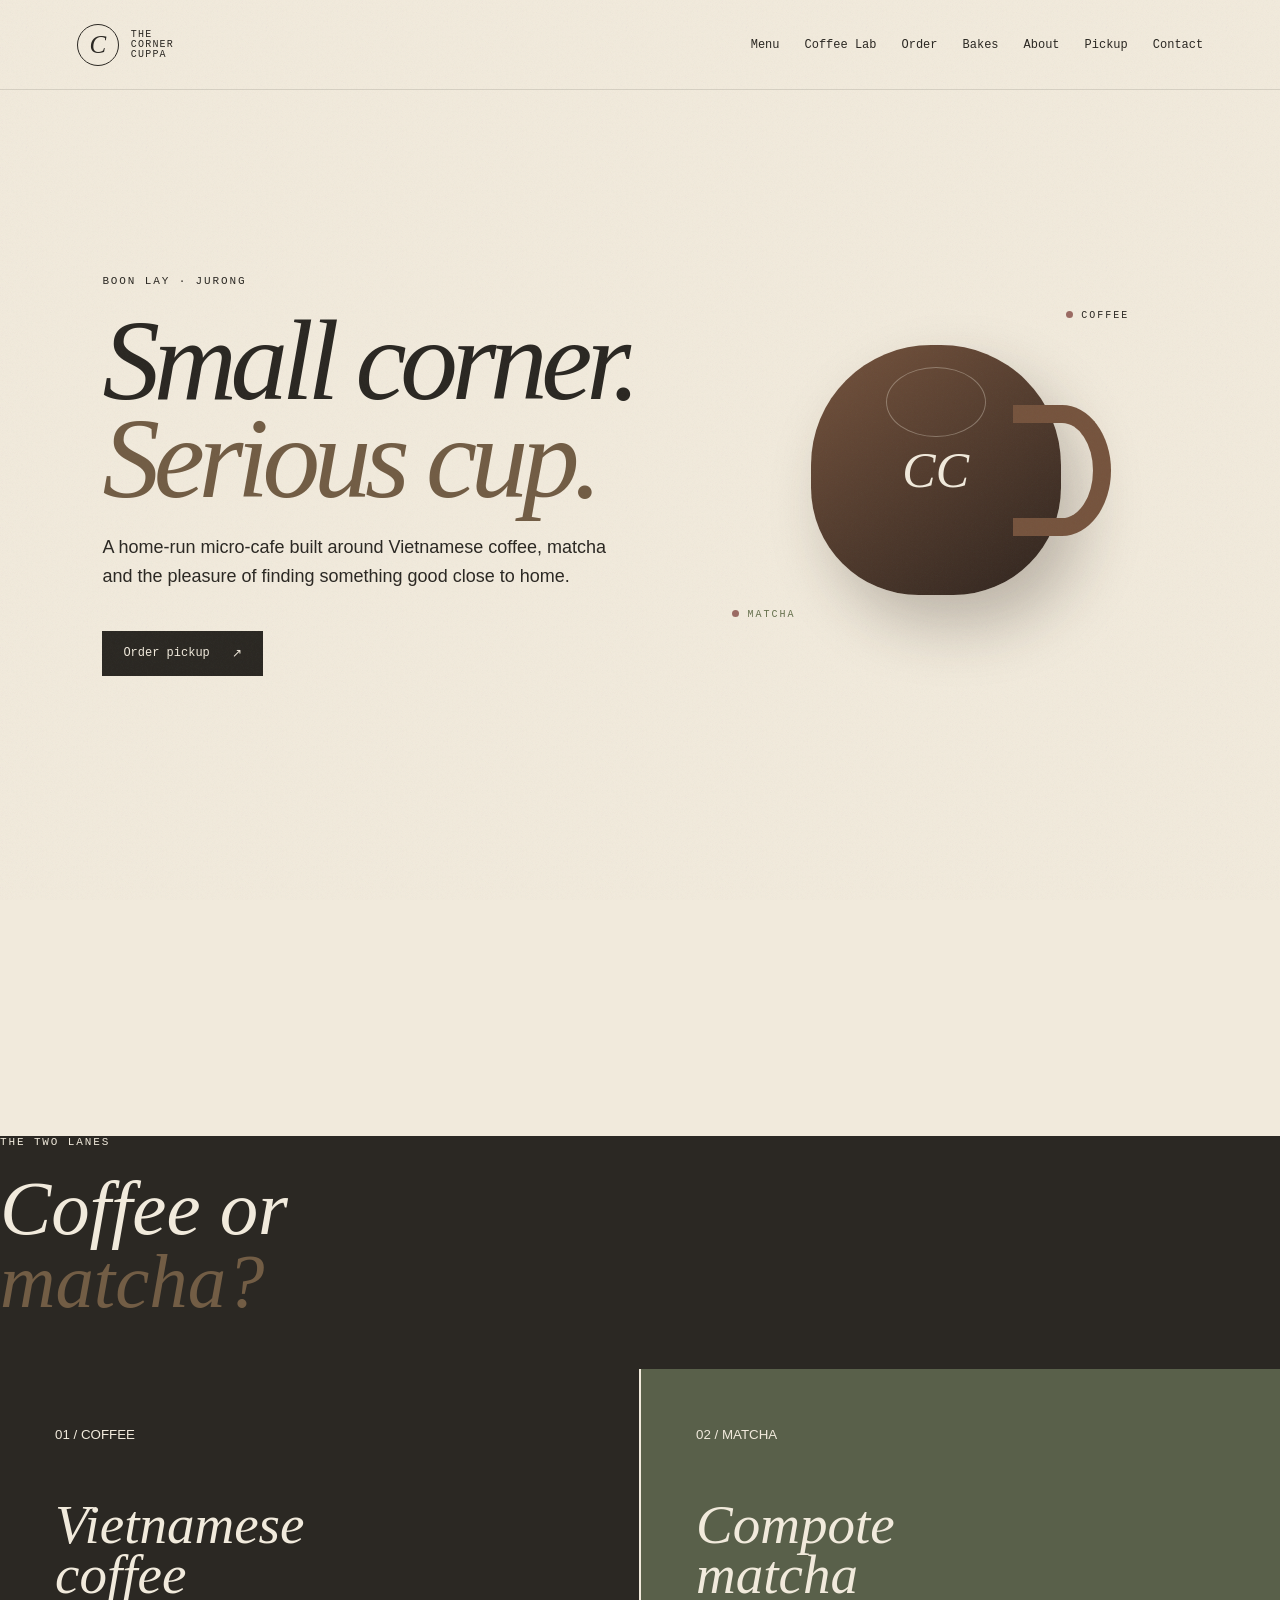
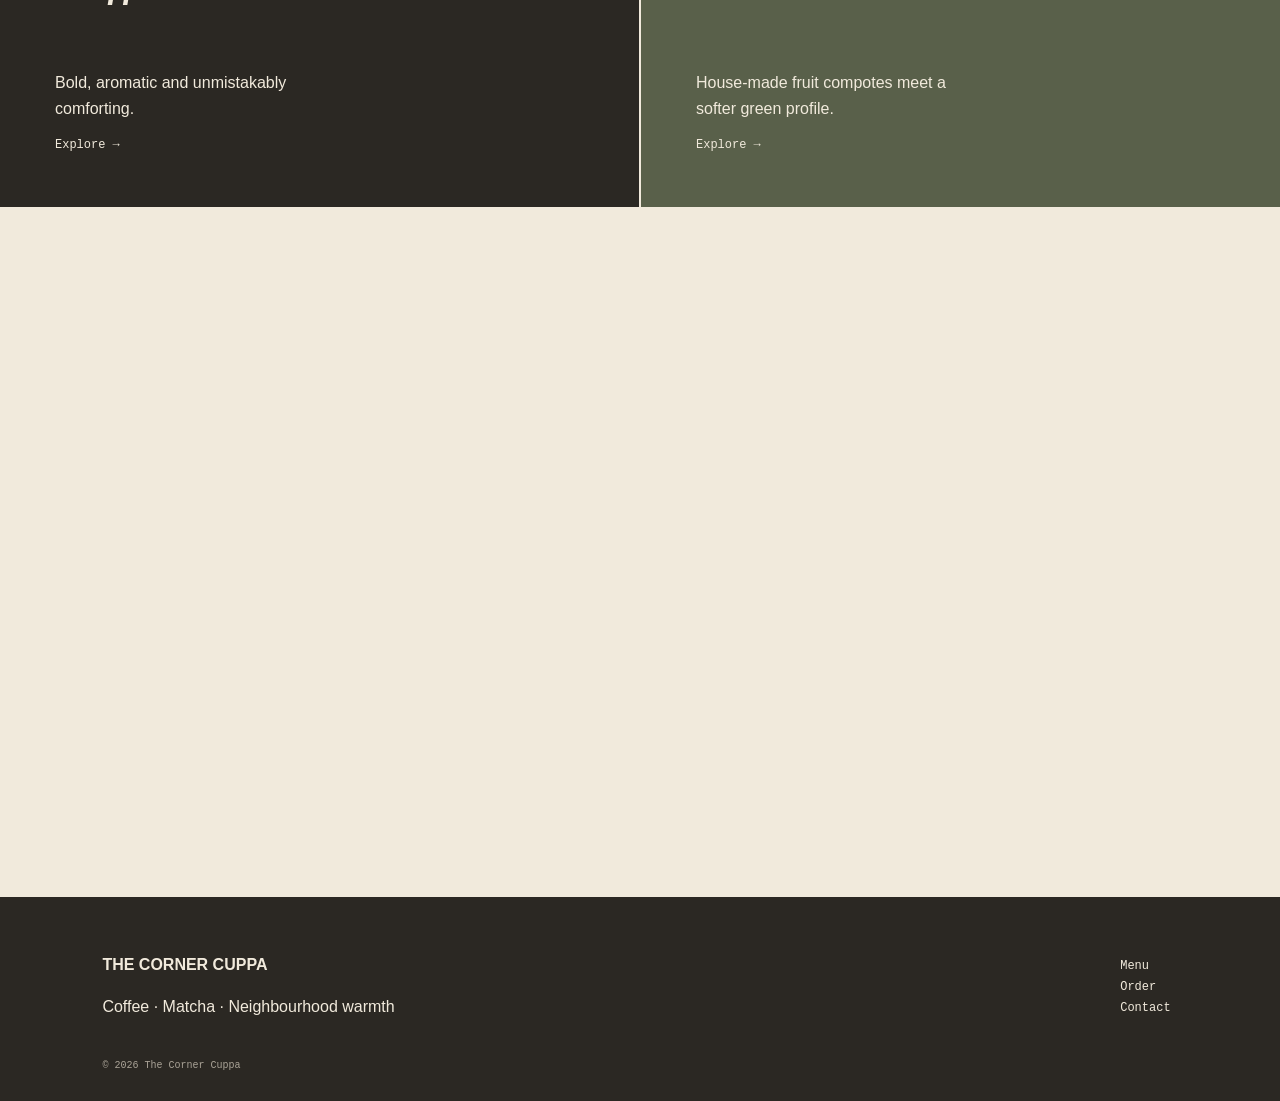
<file: index.html>
<!doctype html><html lang="en"><head><meta charset="utf-8"><meta name="viewport" content="width=device-width,initial-scale=1"><meta name="description" content="The Corner Cuppa — neighbourhood coffee and matcha in Boon Lay, Singapore."><title>The Corner Cuppa — Coffee & Matcha</title><link rel="stylesheet" href="css/style.css"></head><body><div class="loader"><b>C</b></div><div class="grain"></div><header><a class="brand" href="index.html"><span>C</span><strong>THE<br>CORNER<br>CUPPA</strong></a><button class="nav-toggle">MENU</button><nav><a href="menu.html">Menu</a><a href="lab.html">Coffee Lab</a><a href="order.html">Order</a><a href="bakes.html">Bakes</a><a href="about.html">About</a><a href="pickup.html">Pickup</a><a href="contact.html">Contact</a></nav></header><main><section class="hero"><div class="hero-copy"><p class="eyebrow">BOON LAY · JURONG</p><h1>Small corner.<br><em>Serious cup.</em></h1><p>A home-run micro-cafe built around Vietnamese coffee, matcha and the pleasure of finding something good close to home.</p><a class="cta" href="order.html">Order pickup <span>↗</span></a></div><div class="drink"><div class="cup"><i></i><b>CC</b></div><span class="orbit o1">COFFEE</span><span class="orbit o2">MATCHA</span></div></section><section class="intro reveal"><p class="eyebrow">THE CORNER CUPPA</p><h2>Neighbourhood warmth,<br><em>edited with intention.</em></h2><p>There is no oversized menu here. Just carefully made drinks, small-batch bakes and a counter that keeps the experience personal.</p></section><section class="dark-section"><div class="section-head reveal"><p class="eyebrow">THE TWO LANES</p><h2>Coffee or<br><em>matcha?</em></h2></div><div class="lanes"><a class="lane reveal" href="menu.html"><small>01 / COFFEE</small><h3>Vietnamese<br>coffee</h3><p>Bold, aromatic and unmistakably comforting.</p><span>Explore →</span></a><a class="lane matcha reveal" href="menu.html"><small>02 / MATCHA</small><h3>Compote<br>matcha</h3><p>House-made fruit compotes meet a softer green profile.</p><span>Explore →</span></a></div></section><section class="featured reveal"><p class="eyebrow">HOUSE FAVOURITES</p><div class="product-row"><article><span>01</span><h3>Einspänner</h3><p>Espresso under a generous cloud of cream.</p></article><article><span>02</span><h3>Vietnamese Coffee</h3><p>A signature direction of the house.</p></article><article><span>03</span><h3>Matcha</h3><p>Seasonal combinations with house-made compotes.</p></article></div></section><section class="visit reveal"><div><p class="eyebrow">FIND THE CORNER</p><h2>218D Boon Lay Ave<br><em>Singapore 640218</em></h2></div><a class="cta light" href="pickup.html">Pickup guide ↗</a></section></main><footer><div><strong>THE CORNER CUPPA</strong><p>Coffee · Matcha · Neighbourhood warmth</p></div><div><a href="menu.html">Menu</a><a href="order.html">Order</a><a href="contact.html">Contact</a></div><small>© 2026 The Corner Cuppa</small></footer><script src="js/app.js"></script></body></html>
</file>
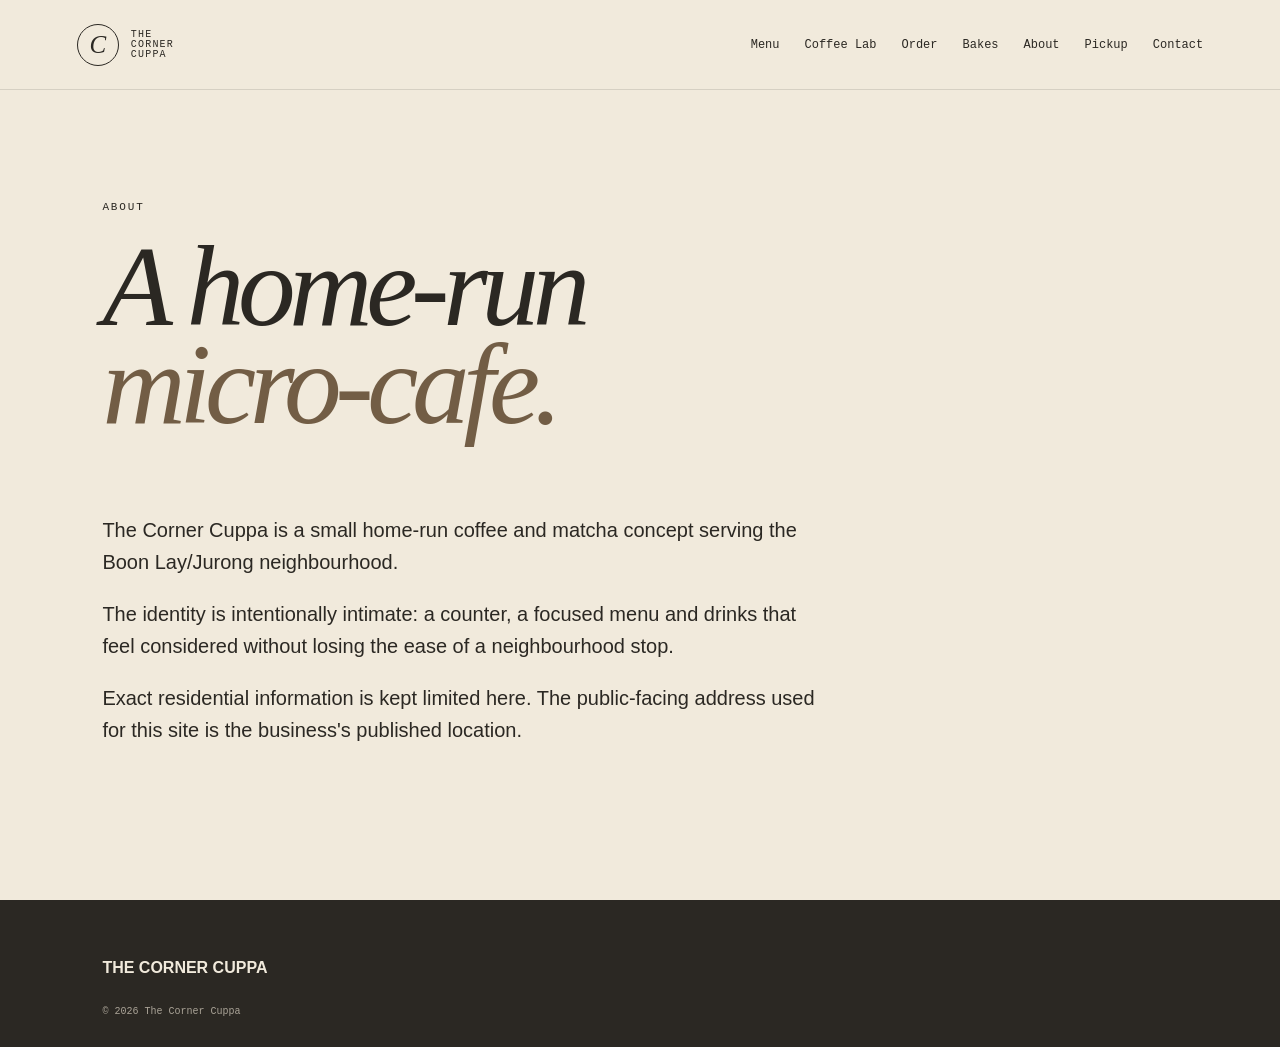
<file: about.html>
<!doctype html><html lang="en"><head><meta charset="utf-8"><meta name="viewport" content="width=device-width,initial-scale=1"><title>About — The Corner Cuppa</title><link rel="stylesheet" href="css/style.css"></head><body><header><a class="brand" href="index.html"><span>C</span><strong>THE<br>CORNER<br>CUPPA</strong></a><button class="nav-toggle">MENU</button><nav><a href="menu.html">Menu</a><a href="lab.html">Coffee Lab</a><a href="order.html">Order</a><a href="bakes.html">Bakes</a><a href="about.html">About</a><a href="pickup.html">Pickup</a><a href="contact.html">Contact</a></nav></header><main class="page"><p class="eyebrow">ABOUT</p><h1>A home-run<br><em>micro-cafe.</em></h1><div class="about-copy"><p>The Corner Cuppa is a small home-run coffee and matcha concept serving the Boon Lay/Jurong neighbourhood.</p><p>The identity is intentionally intimate: a counter, a focused menu and drinks that feel considered without losing the ease of a neighbourhood stop.</p><p>Exact residential information is kept limited here. The public-facing address used for this site is the business's published location.</p></div></main><footer><div><strong>THE CORNER CUPPA</strong></div><small>© 2026 The Corner Cuppa</small></footer><script src="js/app.js"></script></body></html>
</file>
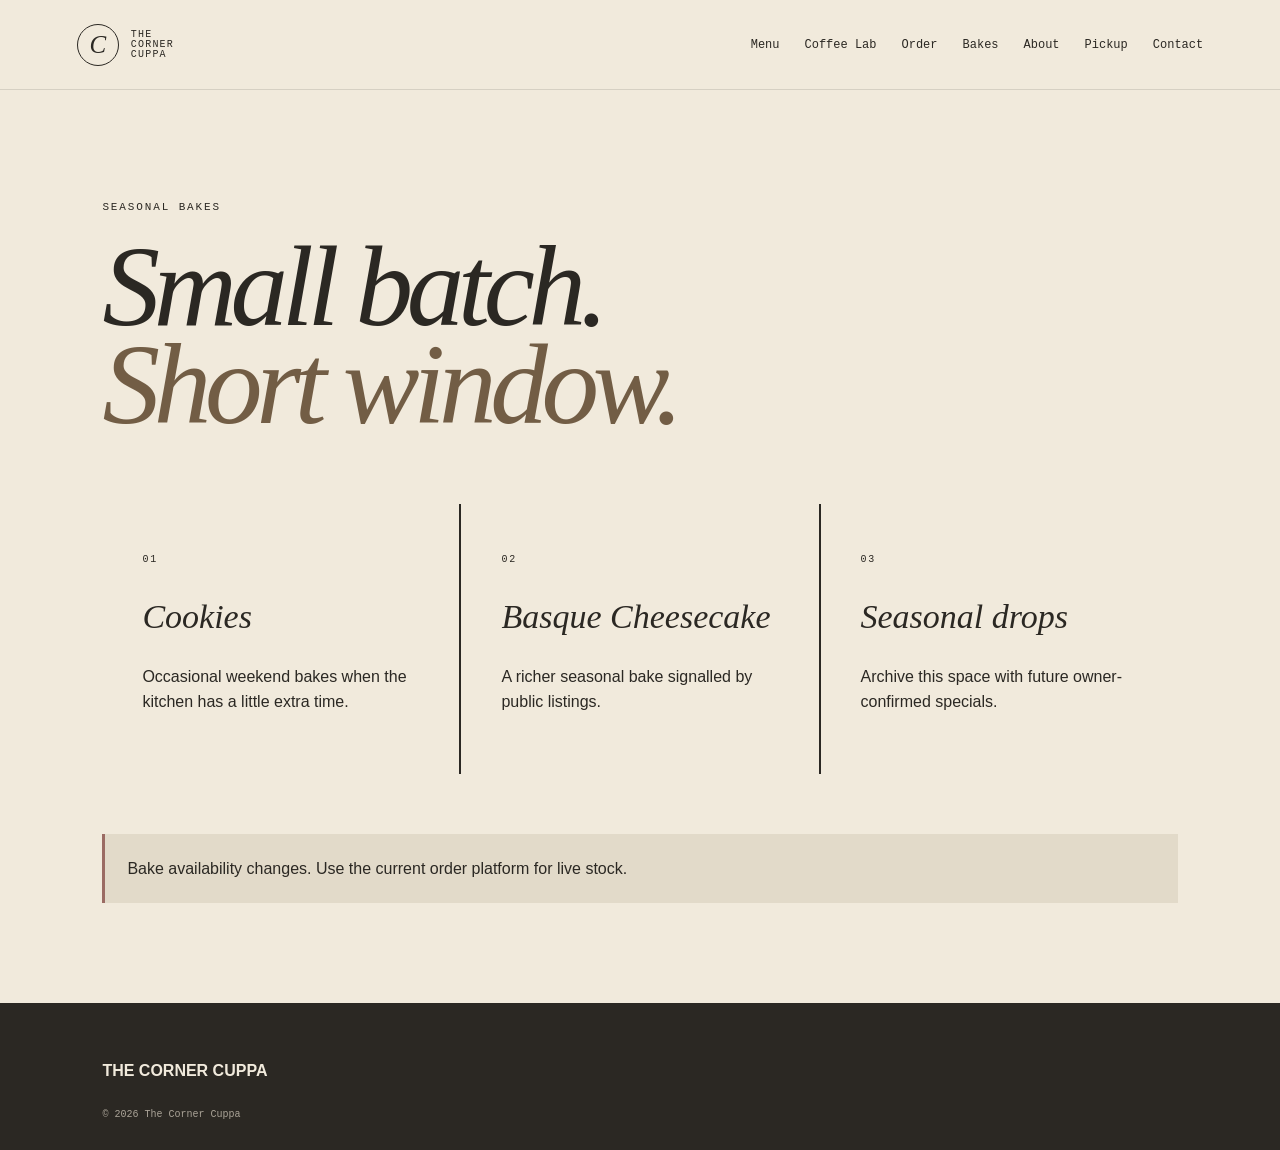
<file: bakes.html>
<!doctype html><html lang="en"><head><meta charset="utf-8"><meta name="viewport" content="width=device-width,initial-scale=1"><title>Seasonal Bakes — The Corner Cuppa</title><link rel="stylesheet" href="css/style.css"></head><body><header><a class="brand" href="index.html"><span>C</span><strong>THE<br>CORNER<br>CUPPA</strong></a><button class="nav-toggle">MENU</button><nav><a href="menu.html">Menu</a><a href="lab.html">Coffee Lab</a><a href="order.html">Order</a><a href="bakes.html">Bakes</a><a href="about.html">About</a><a href="pickup.html">Pickup</a><a href="contact.html">Contact</a></nav></header><main class="page"><p class="eyebrow">SEASONAL BAKES</p><h1>Small batch.<br><em>Short window.</em></h1><div class="bake-grid"><article><span>01</span><h2>Cookies</h2><p>Occasional weekend bakes when the kitchen has a little extra time.</p></article><article><span>02</span><h2>Basque Cheesecake</h2><p>A richer seasonal bake signalled by public listings.</p></article><article><span>03</span><h2>Seasonal drops</h2><p>Archive this space with future owner-confirmed specials.</p></article></div><div class="notice">Bake availability changes. Use the current order platform for live stock.</div></main><footer><div><strong>THE CORNER CUPPA</strong></div><small>© 2026 The Corner Cuppa</small></footer><script src="js/app.js"></script></body></html>
</file>
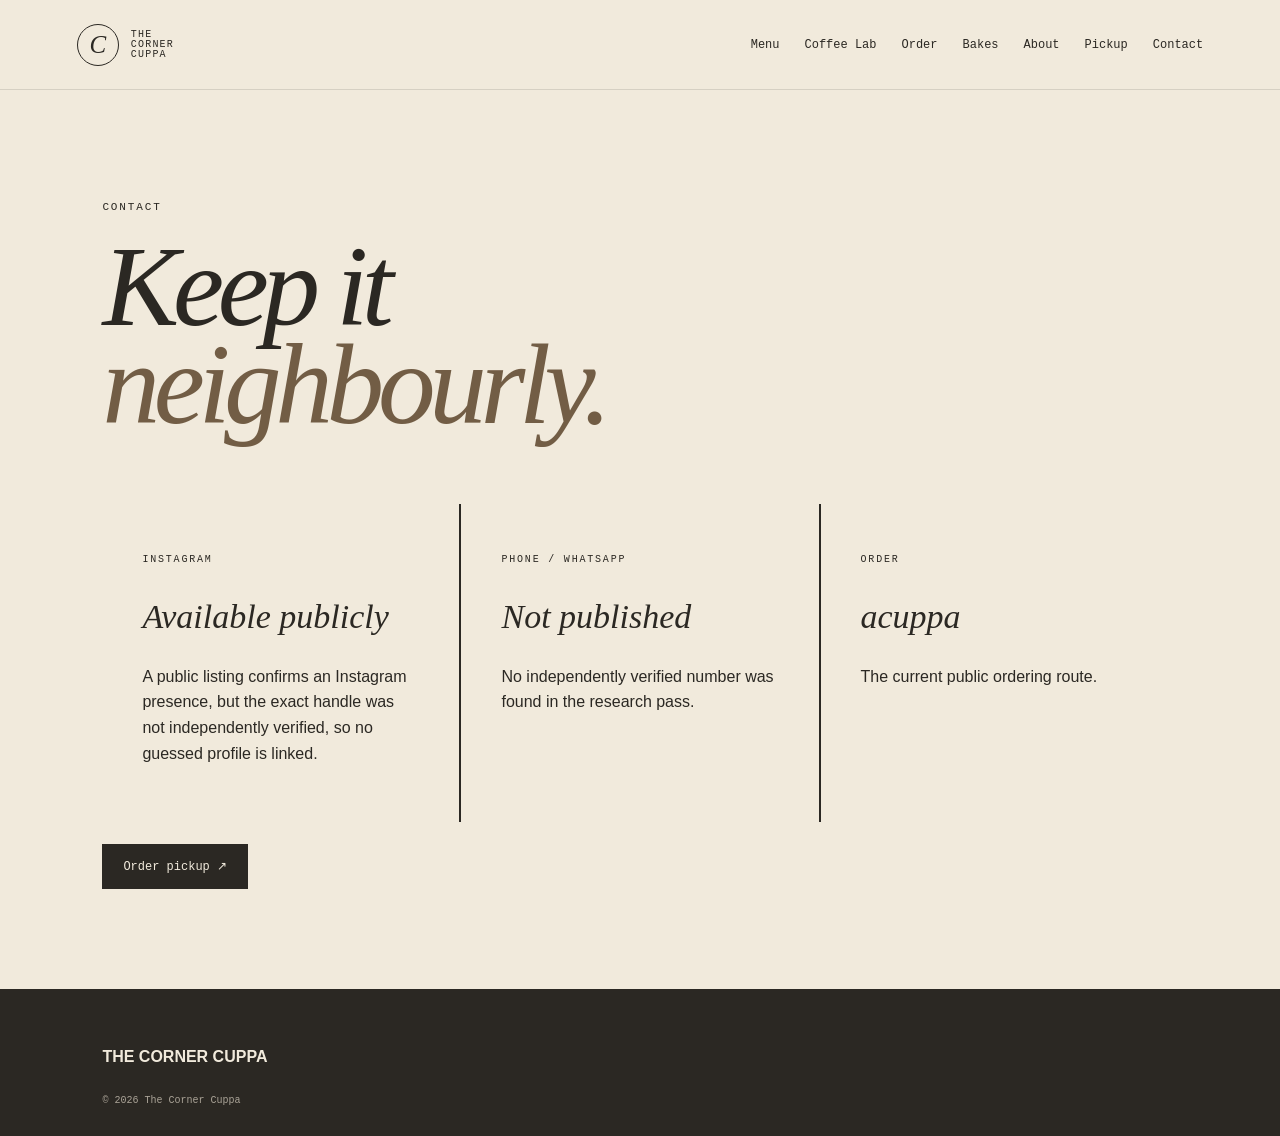
<file: contact.html>
<!doctype html><html lang="en"><head><meta charset="utf-8"><meta name="viewport" content="width=device-width,initial-scale=1"><title>Contact — The Corner Cuppa</title><link rel="stylesheet" href="css/style.css"></head><body><header><a class="brand" href="index.html"><span>C</span><strong>THE<br>CORNER<br>CUPPA</strong></a><button class="nav-toggle">MENU</button><nav><a href="menu.html">Menu</a><a href="lab.html">Coffee Lab</a><a href="order.html">Order</a><a href="bakes.html">Bakes</a><a href="about.html">About</a><a href="pickup.html">Pickup</a><a href="contact.html">Contact</a></nav></header><main class="page"><p class="eyebrow">CONTACT</p><h1>Keep it<br><em>neighbourly.</em></h1><div class="contact-grid"><article><span>INSTAGRAM</span><h2>Available publicly</h2><p>A public listing confirms an Instagram presence, but the exact handle was not independently verified, so no guessed profile is linked.</p></article><article><span>PHONE / WHATSAPP</span><h2>Not published</h2><p>No independently verified number was found in the research pass.</p></article><article><span>ORDER</span><h2>acuppa</h2><p>The current public ordering route.</p></article></div><a class="cta" href="order.html">Order pickup ↗</a></main><footer><div><strong>THE CORNER CUPPA</strong></div><small>© 2026 The Corner Cuppa</small></footer><script src="js/app.js"></script></body></html>
</file>
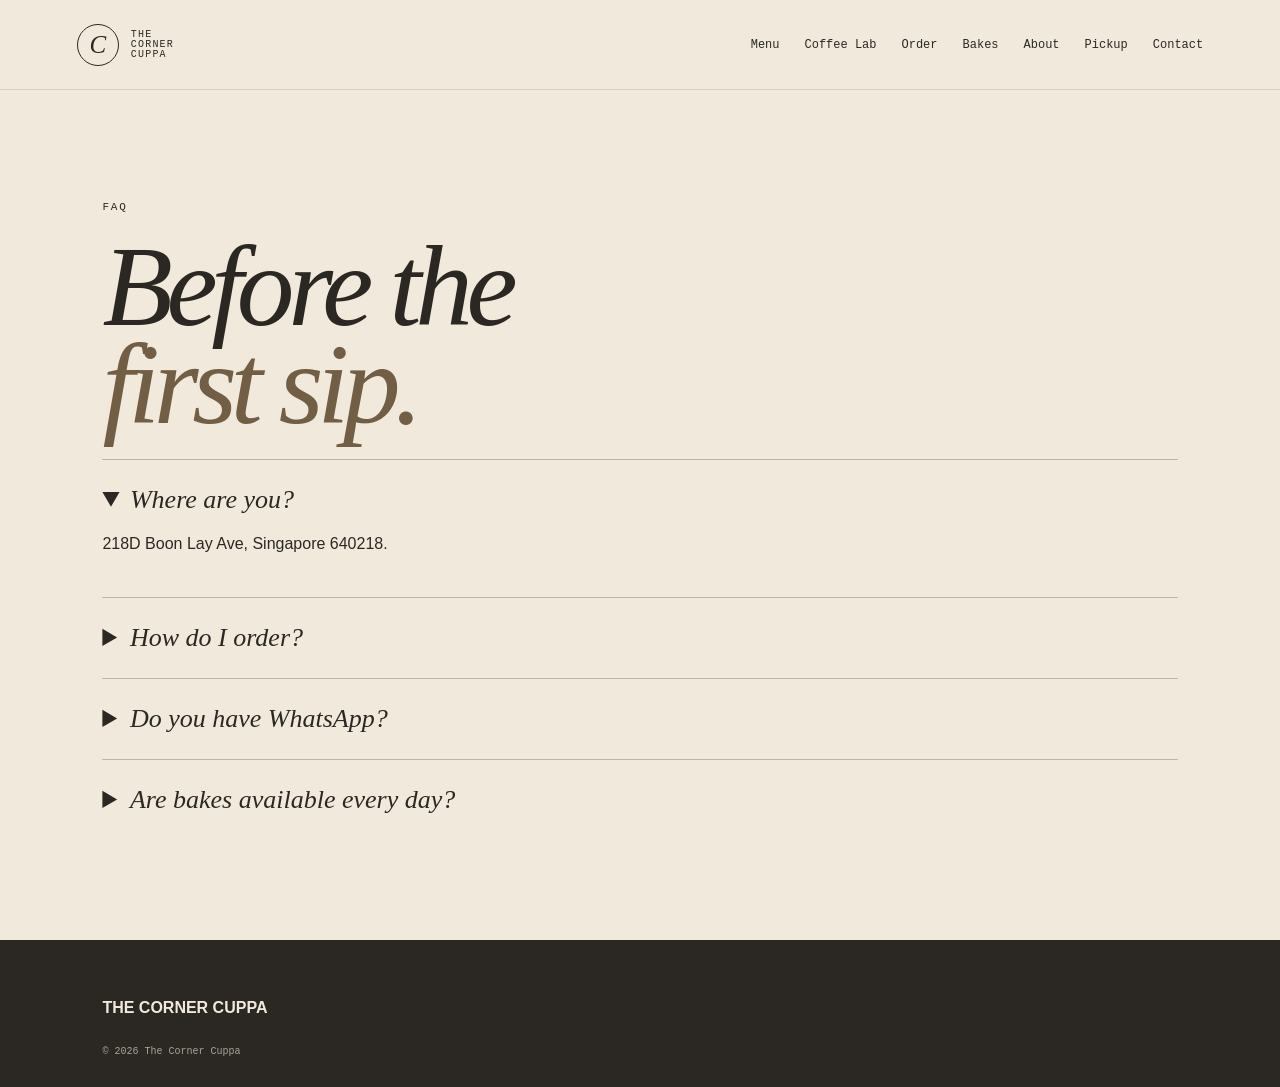
<file: faq.html>
<!doctype html><html lang="en"><head><meta charset="utf-8"><meta name="viewport" content="width=device-width,initial-scale=1"><title>FAQ — The Corner Cuppa</title><link rel="stylesheet" href="css/style.css"></head><body><header><a class="brand" href="index.html"><span>C</span><strong>THE<br>CORNER<br>CUPPA</strong></a><button class="nav-toggle">MENU</button><nav><a href="menu.html">Menu</a><a href="lab.html">Coffee Lab</a><a href="order.html">Order</a><a href="bakes.html">Bakes</a><a href="about.html">About</a><a href="pickup.html">Pickup</a><a href="contact.html">Contact</a></nav></header><main class="page"><p class="eyebrow">FAQ</p><h1>Before the<br><em>first sip.</em></h1><details open><summary>Where are you?</summary><p>218D Boon Lay Ave, Singapore 640218.</p></details><details><summary>How do I order?</summary><p>Current public evidence points to the acuppa app.</p></details><details><summary>Do you have WhatsApp?</summary><p>No number was independently verified for publication.</p></details><details><summary>Are bakes available every day?</summary><p>No. Cookies and Basque cheesecake are described as occasional/seasonal offerings.</p></details></main><footer><div><strong>THE CORNER CUPPA</strong></div><small>© 2026 The Corner Cuppa</small></footer><script src="js/app.js"></script></body></html>
</file>
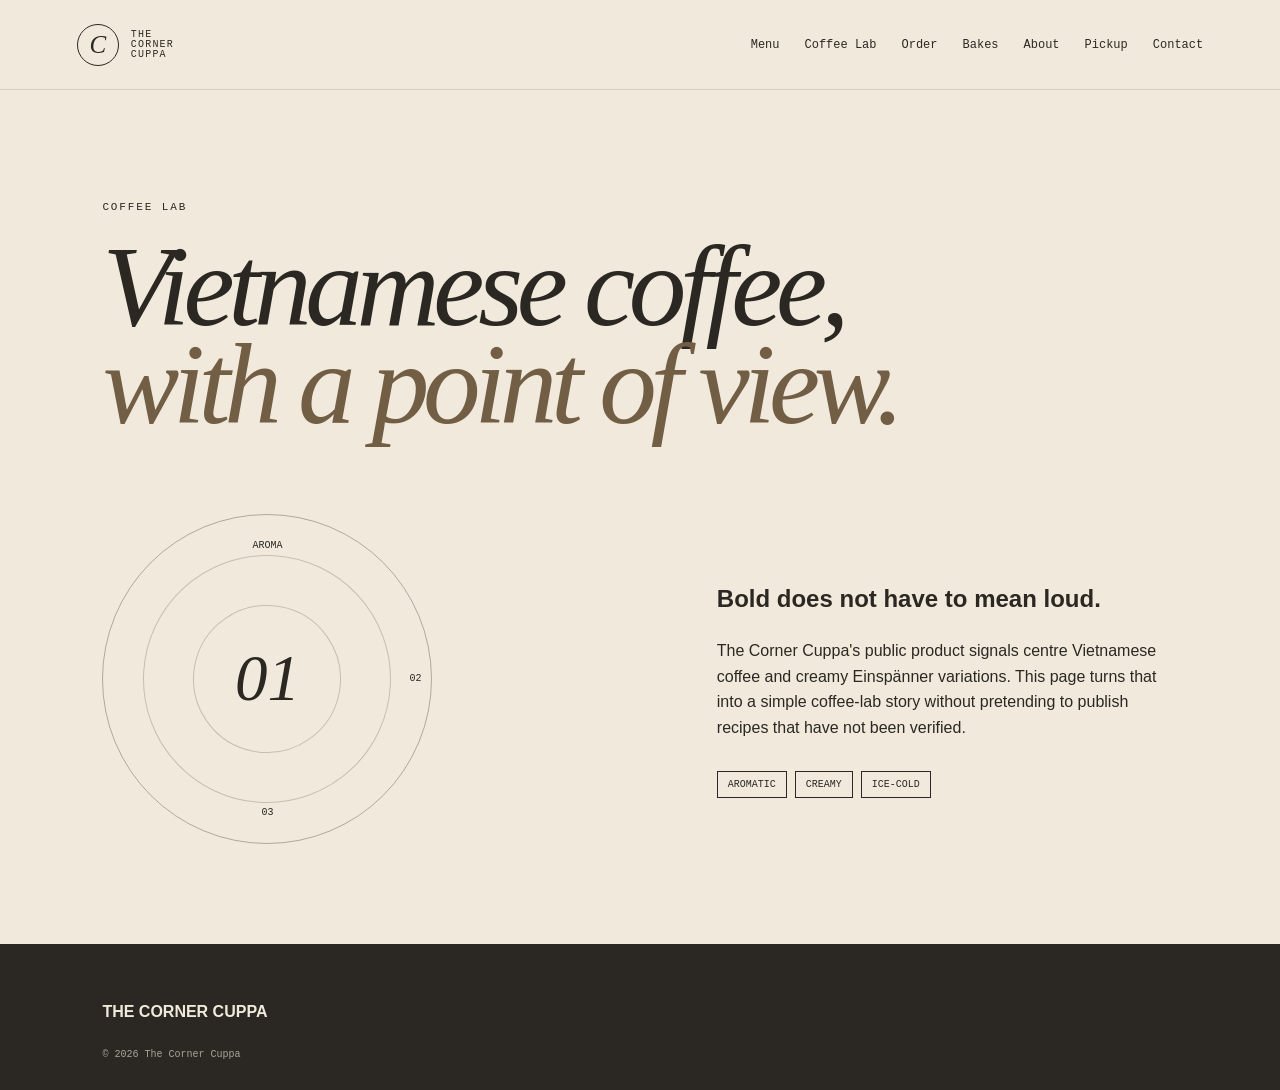
<file: lab.html>
<!doctype html><html lang="en"><head><meta charset="utf-8"><meta name="viewport" content="width=device-width,initial-scale=1"><title>Coffee Lab — The Corner Cuppa</title><link rel="stylesheet" href="css/style.css"></head><body><header><a class="brand" href="index.html"><span>C</span><strong>THE<br>CORNER<br>CUPPA</strong></a><button class="nav-toggle">MENU</button><nav><a href="menu.html">Menu</a><a href="lab.html">Coffee Lab</a><a href="order.html">Order</a><a href="bakes.html">Bakes</a><a href="about.html">About</a><a href="pickup.html">Pickup</a><a href="contact.html">Contact</a></nav></header><main class="page lab"><p class="eyebrow">COFFEE LAB</p><h1>Vietnamese coffee,<br><em>with a point of view.</em></h1><div class="lab-grid"><div class="dial"><span>AROMA</span><b>01</b><i>02</i><em>03</em></div><div><h2>Bold does not have to mean loud.</h2><p>The Corner Cuppa's public product signals centre Vietnamese coffee and creamy Einspänner variations. This page turns that into a simple coffee-lab story without pretending to publish recipes that have not been verified.</p><div class="chips"><span>AROMATIC</span><span>CREAMY</span><span>ICE-COLD</span></div></div></div></main><footer><div><strong>THE CORNER CUPPA</strong></div><small>© 2026 The Corner Cuppa</small></footer><script src="js/app.js"></script></body></html>
</file>
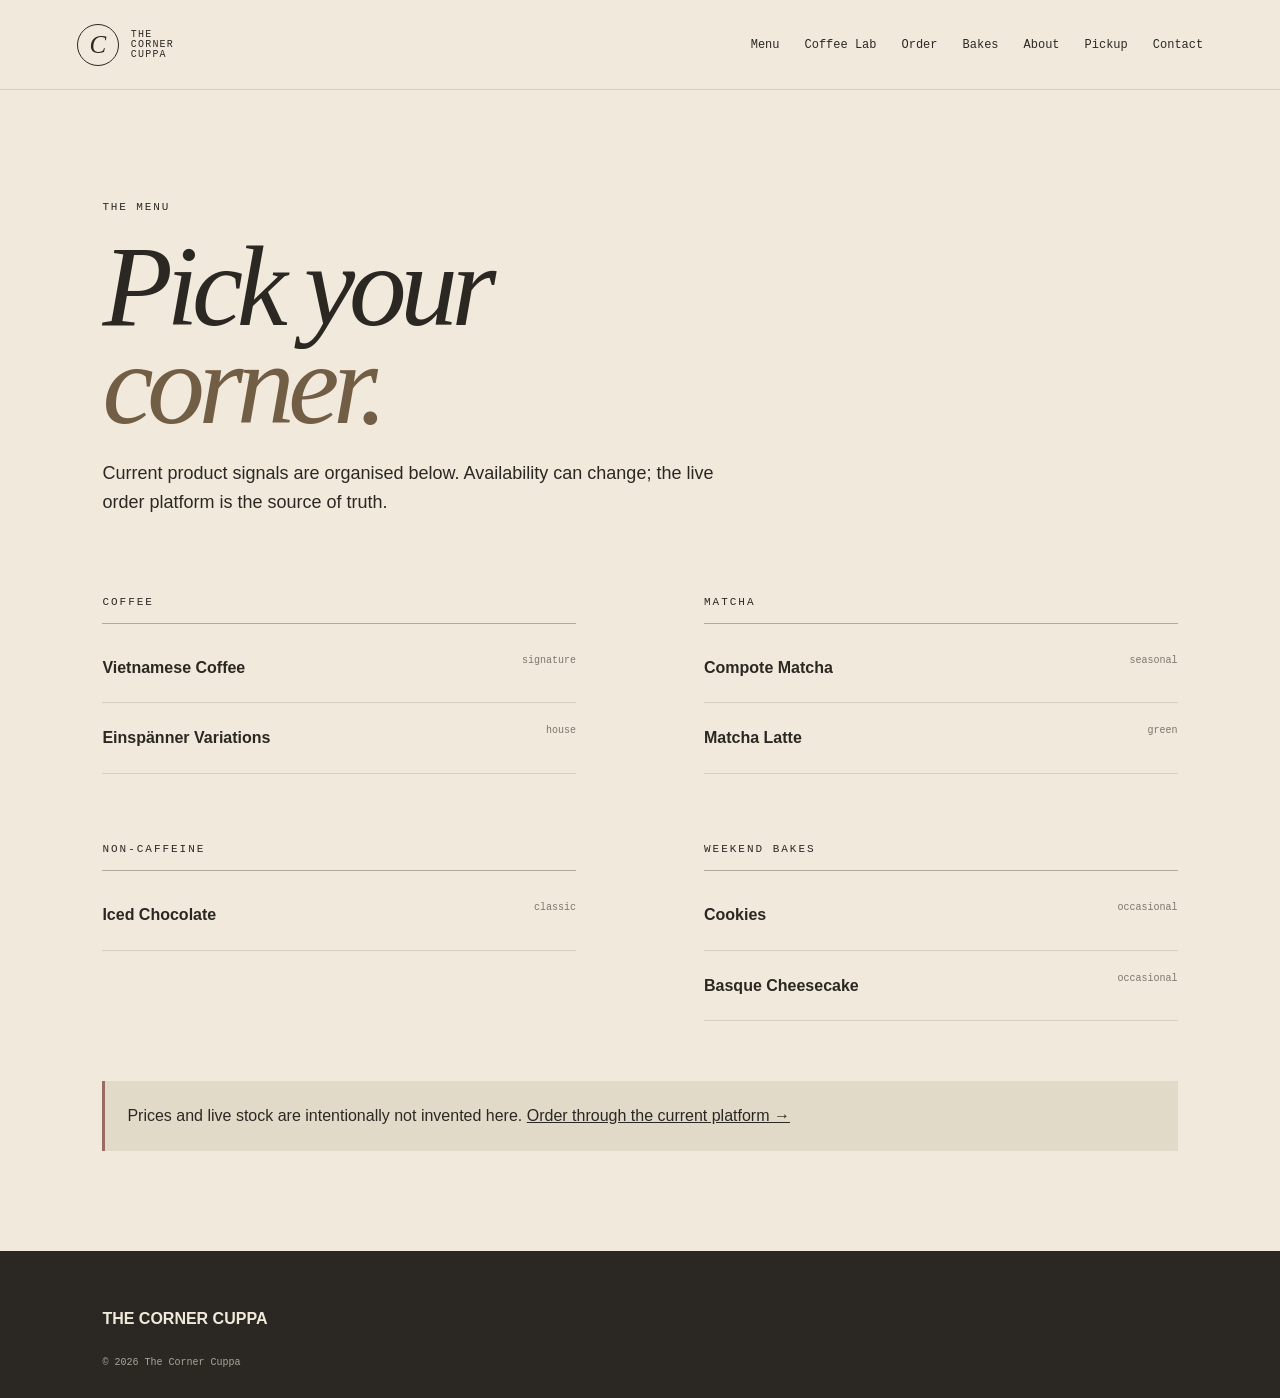
<file: menu.html>
<!doctype html><html lang="en"><head><meta charset="utf-8"><meta name="viewport" content="width=device-width,initial-scale=1"><title>Menu — The Corner Cuppa</title><link rel="stylesheet" href="css/style.css"></head><body><header><a class="brand" href="index.html"><span>C</span><strong>THE<br>CORNER<br>CUPPA</strong></a><button class="nav-toggle">MENU</button><nav><a href="menu.html">Menu</a><a href="lab.html">Coffee Lab</a><a href="order.html">Order</a><a href="bakes.html">Bakes</a><a href="about.html">About</a><a href="pickup.html">Pickup</a><a href="contact.html">Contact</a></nav></header><main class="page"><p class="eyebrow">THE MENU</p><h1>Pick your<br><em>corner.</em></h1><p class="lead">Current product signals are organised below. Availability can change; the live order platform is the source of truth.</p><div class="menu-list"><section><h2>COFFEE</h2><article><b>Vietnamese Coffee</b><span>signature</span></article><article><b>Einspänner Variations</b><span>house</span></article></section><section><h2>MATCHA</h2><article><b>Compote Matcha</b><span>seasonal</span></article><article><b>Matcha Latte</b><span>green</span></article></section><section><h2>NON-CAFFEINE</h2><article><b>Iced Chocolate</b><span>classic</span></article></section><section><h2>WEEKEND BAKES</h2><article><b>Cookies</b><span>occasional</span></article><article><b>Basque Cheesecake</b><span>occasional</span></article></section></div><div class="notice">Prices and live stock are intentionally not invented here. <a href="order.html">Order through the current platform →</a></div></main><footer><div><strong>THE CORNER CUPPA</strong></div><small>© 2026 The Corner Cuppa</small></footer><script src="js/app.js"></script></body></html>
</file>
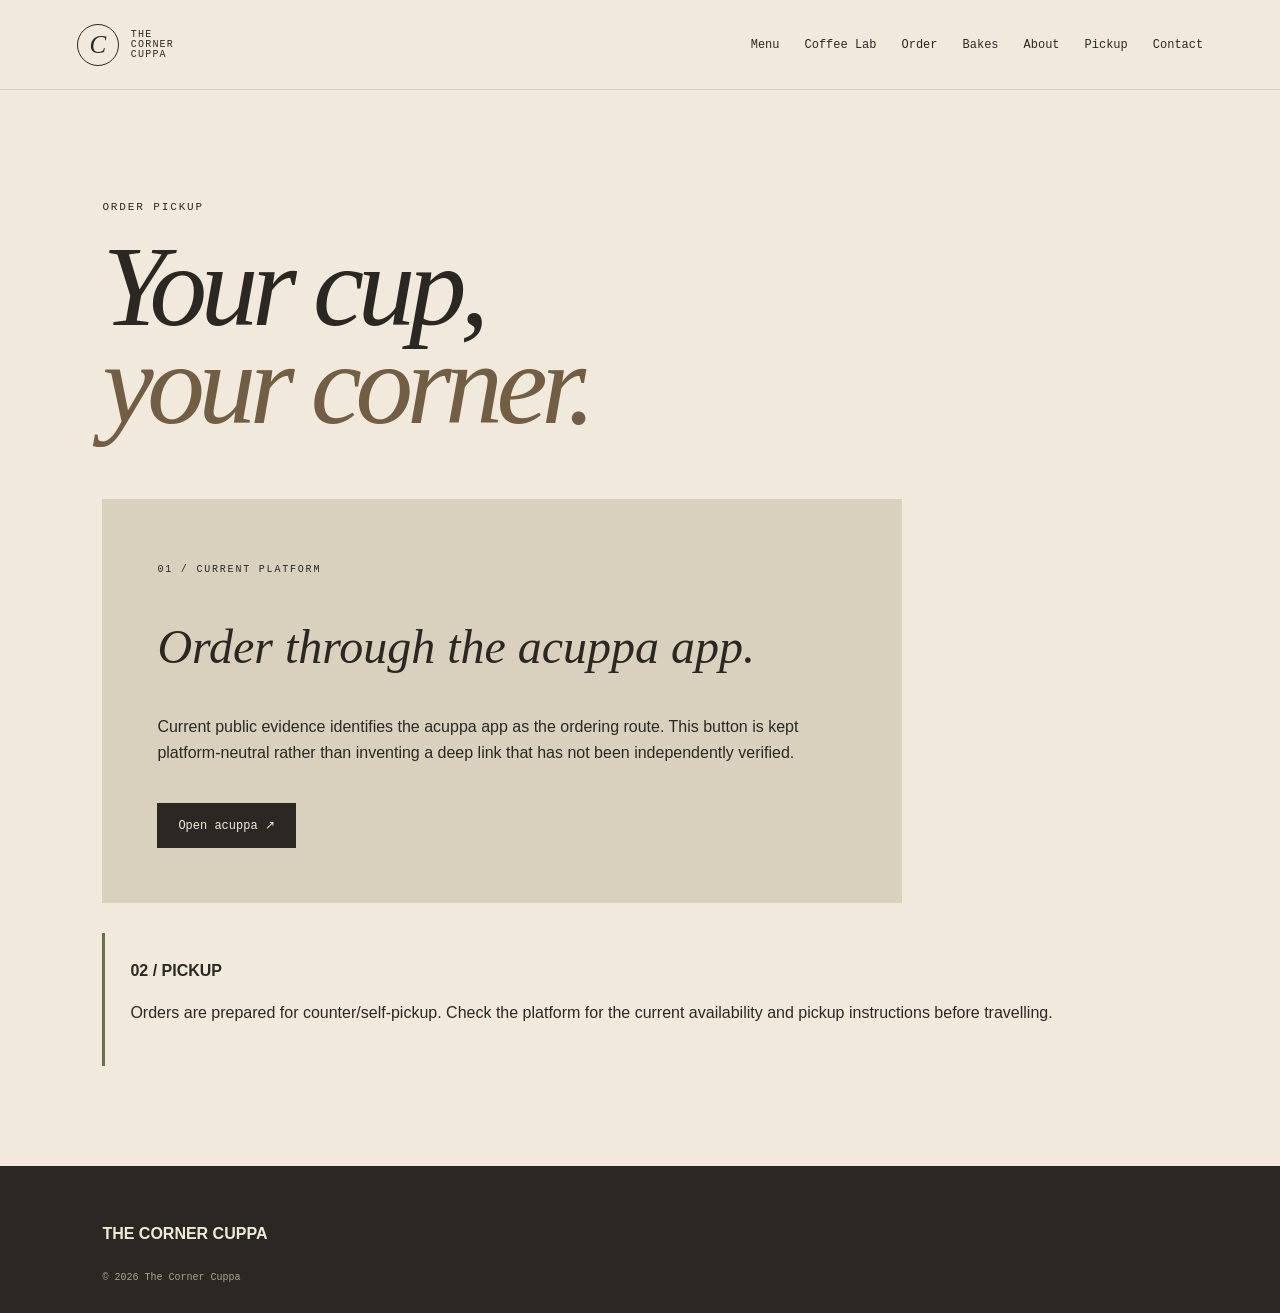
<file: order.html>
<!doctype html><html lang="en"><head><meta charset="utf-8"><meta name="viewport" content="width=device-width,initial-scale=1"><title>Order Pickup — The Corner Cuppa</title><link rel="stylesheet" href="css/style.css"></head><body><header><a class="brand" href="index.html"><span>C</span><strong>THE<br>CORNER<br>CUPPA</strong></a><button class="nav-toggle">MENU</button><nav><a href="menu.html">Menu</a><a href="lab.html">Coffee Lab</a><a href="order.html">Order</a><a href="bakes.html">Bakes</a><a href="about.html">About</a><a href="pickup.html">Pickup</a><a href="contact.html">Contact</a></nav></header><main class="page"><p class="eyebrow">ORDER PICKUP</p><h1>Your cup,<br><em>your corner.</em></h1><div class="order-card"><span>01 / CURRENT PLATFORM</span><h2>Order through the acuppa app.</h2><p>Current public evidence identifies the acuppa app as the ordering route. This button is kept platform-neutral rather than inventing a deep link that has not been independently verified.</p><a class="cta" href="https://www.acuppa.com/" target="_blank" rel="noopener">Open acuppa ↗</a></div><div class="order-note"><b>02 / PICKUP</b><p>Orders are prepared for counter/self-pickup. Check the platform for the current availability and pickup instructions before travelling.</p></div></main><footer><div><strong>THE CORNER CUPPA</strong></div><small>© 2026 The Corner Cuppa</small></footer><script src="js/app.js"></script></body></html>
</file>
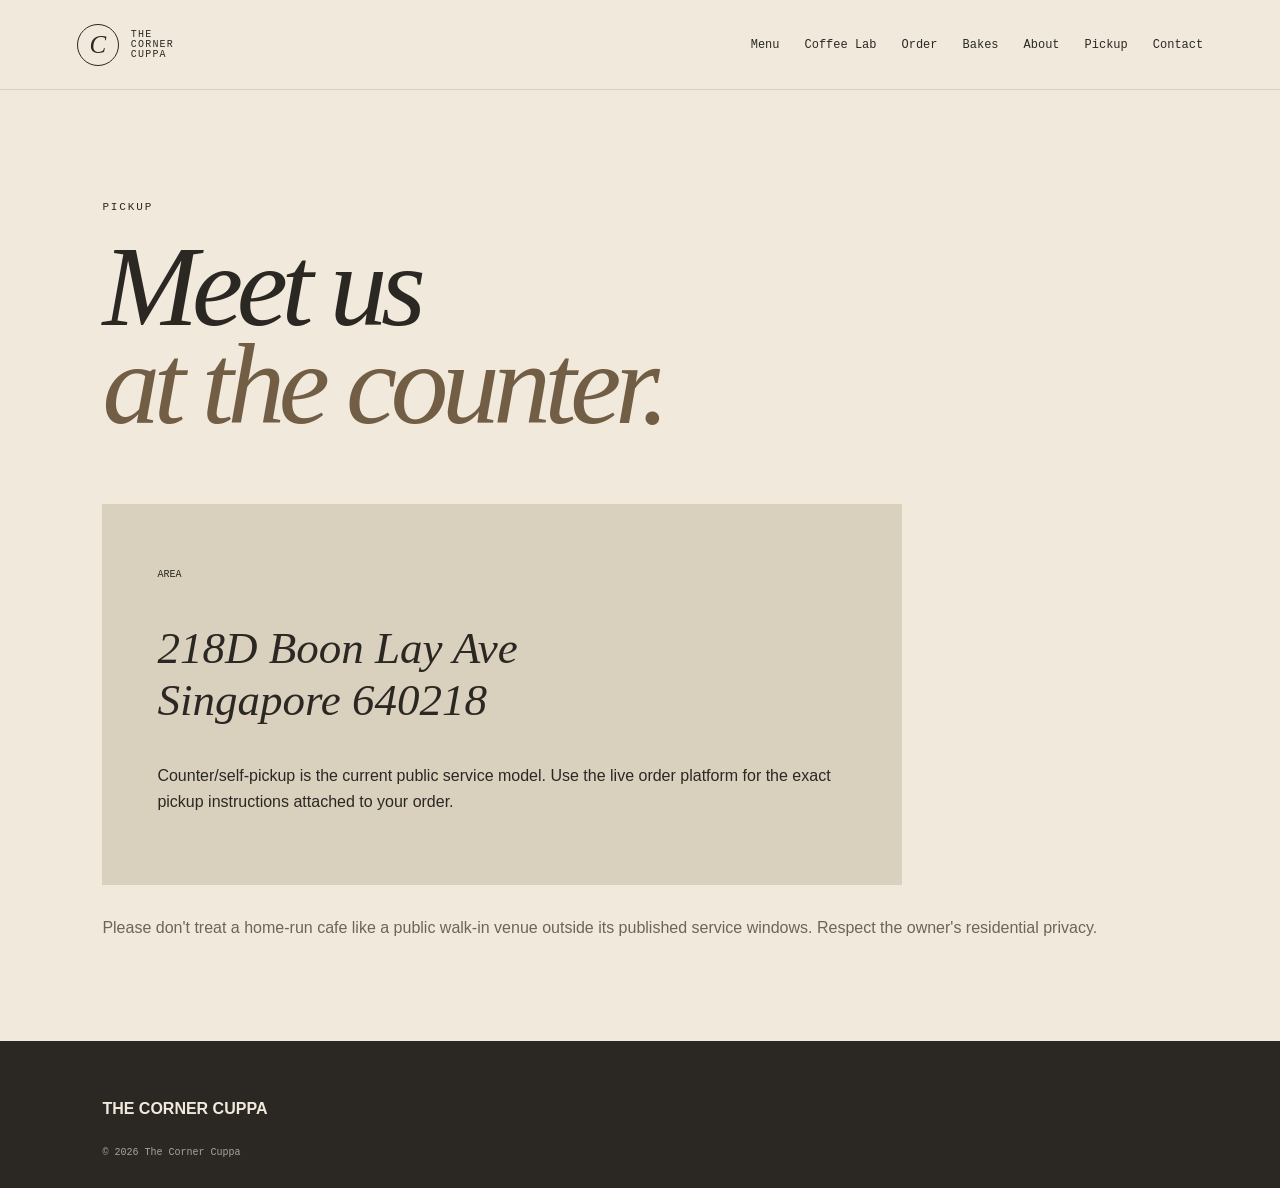
<file: pickup.html>
<!doctype html><html lang="en"><head><meta charset="utf-8"><meta name="viewport" content="width=device-width,initial-scale=1"><title>Pickup — The Corner Cuppa</title><link rel="stylesheet" href="css/style.css"></head><body><header><a class="brand" href="index.html"><span>C</span><strong>THE<br>CORNER<br>CUPPA</strong></a><button class="nav-toggle">MENU</button><nav><a href="menu.html">Menu</a><a href="lab.html">Coffee Lab</a><a href="order.html">Order</a><a href="bakes.html">Bakes</a><a href="about.html">About</a><a href="pickup.html">Pickup</a><a href="contact.html">Contact</a></nav></header><main class="page"><p class="eyebrow">PICKUP</p><h1>Meet us<br><em>at the counter.</em></h1><div class="pickup-panel"><span>AREA</span><h2>218D Boon Lay Ave<br>Singapore 640218</h2><p>Counter/self-pickup is the current public service model. Use the live order platform for the exact pickup instructions attached to your order.</p></div><div class="privacy">Please don't treat a home-run cafe like a public walk-in venue outside its published service windows. Respect the owner's residential privacy.</div></main><footer><div><strong>THE CORNER CUPPA</strong></div><small>© 2026 The Corner Cuppa</small></footer><script src="js/app.js"></script></body></html>
</file>
<file: css/style.css>
*{box-sizing:border-box}body{margin:0;background:#f1eadc;color:#2b2823;font-family:Arial,sans-serif;line-height:1.6}.grain{position:fixed;inset:0;pointer-events:none;opacity:.045;background-image:url("data:image/svg+xml,%3Csvg xmlns='http://www.w3.org/2000/svg' width='120' height='120'%3E%3Cfilter id='n'%3E%3CfeTurbulence baseFrequency='.8' numOctaves='2'/%3E%3C/filter%3E%3Crect width='100%25' height='100%25' filter='url(%23n)'/%3E%3C/svg%3E");z-index:8}.loader{position:fixed;inset:0;background:#2b2823;color:#f1eadc;z-index:20;display:grid;place-items:center;transition:.8s}.loader b{font:italic 9rem Georgia}.loader.done{transform:translateY(-100%)}header{height:90px;padding:18px 6vw;display:flex;align-items:center;justify-content:space-between;border-bottom:1px solid #2b282322;position:relative;z-index:10}.brand{display:flex;align-items:center;gap:12px;color:inherit;text-decoration:none}.brand>span{width:42px;height:42px;border:1px solid;border-radius:50%;display:grid;place-items:center;font:italic 25px Georgia}.brand strong{font:10px/1 "Courier New";letter-spacing:.12em}nav{display:flex;gap:25px}nav a{color:inherit;text-decoration:none;font:12px "Courier New"}nav a:hover{opacity:.5}.nav-toggle{display:none}.hero{min-height:760px;padding:100px 8vw;display:grid;grid-template-columns:1.1fr .9fr;align-items:center;overflow:hidden}.eyebrow{font:11px "Courier New";letter-spacing:.17em}.hero h1,.page h1{font:italic 500 clamp(4rem,9vw,8.5rem)/.85 Georgia;letter-spacing:-.055em;margin:25px 0}.hero h1 em,.page h1 em,h2 em{color:#725d45}.hero-copy>p:not(.eyebrow){max-width:510px;font-size:18px}.cta{display:inline-flex;gap:22px;background:#2b2823;color:#f1eadc;padding:15px 21px;text-decoration:none;font:12px "Courier New";margin-top:22px;transition:.25s}.cta:hover{transform:translateY(-3px)}.drink{height:440px;position:relative;display:grid;place-items:center}.cup{width:250px;height:250px;border-radius:48% 48% 43% 43%;background:linear-gradient(145deg,#76543e,#30251f);box-shadow:20px 30px 60px #30251f44;display:grid;place-items:center;color:#f1eadc;position:relative}.cup:after{content:"";position:absolute;right:-50px;width:80px;height:95px;border:18px solid #76543e;border-left:0;border-radius:0 50% 50% 0}.cup i{position:absolute;width:100px;height:70px;border:1px solid #f1eadc55;border-radius:50%;top:22px}.cup b{font:italic 50px Georgia}.orbit{position:absolute;font:10px "Courier New";letter-spacing:.2em}.o1{top:60px;right:10%}.o2{bottom:70px;left:8%;color:#66714d}.orbit:before{content:"";display:inline-block;width:7px;height:7px;background:#9b6b63;border-radius:50%;margin-right:8px}.intro{max-width:900px}.intro h2,.section-head h2,.visit h2{font:italic 500 clamp(2.8rem,6vw,6rem)/.95 Georgia;margin:25px 0}.intro>p:last-child{max-width:590px;color:#686258}.dark-section{background:#2b2823;color:#f1eadc}.lanes{display:grid;grid-template-columns:1fr 1fr;gap:2px;background:#f1eadc;margin-top:50px}.lane{padding:55px;background:#2b2823;color:#f1eadc;text-decoration:none;min-height:400px;display:flex;flex-direction:column;justify-content:space-between;transition:.4s}.lane:hover{background:#41382f}.lane.matcha{background:#59604a}.lane h3{font:italic 55px/.9 Georgia}.lane p{max-width:280px}.lane span{font:12px "Courier New"}.featured{padding-bottom:120px}.product-row{display:grid;grid-template-columns:repeat(3,1fr);gap:2px;margin-top:50px;background:#2b2823}.product-row article{background:#f1eadc;padding:40px;min-height:260px}.product-row span,.bake-grid span,.contact-grid span,.order-card>span{font:10px "Courier New";letter-spacing:.18em}.product-row h3{font:italic 34px Georgia}.visit{background:#9b6b63;color:#f1eadc;display:flex;justify-content:space-between;align-items:center}.cta.light{background:#f1eadc;color:#2b2823}.page{padding:100px 8vw;min-height:calc(100vh - 90px)}.lead{max-width:620px;font-size:18px}.menu-list{margin-top:70px;display:grid;grid-template-columns:1fr 1fr;gap:60px 10vw}.menu-list section{padding:0}.menu-list h2{font:11px "Courier New";letter-spacing:.18em;border-bottom:1px solid #2b282355;padding-bottom:15px}.menu-list article{display:flex;justify-content:space-between;padding:22px 0;border-bottom:1px solid #2b282322}.menu-list article span{font:10px "Courier New";color:#7c756b}.notice{padding:22px;background:#e2dac9;margin-top:60px;border-left:3px solid #9b6b63}.notice a{color:inherit}.lab-grid{display:grid;grid-template-columns:1fr 1fr;gap:12vw;align-items:center;margin-top:80px}.dial{width:330px;height:330px;border:1px solid #2b282355;border-radius:50%;display:grid;place-items:center;position:relative}.dial:before,.dial:after{content:"";position:absolute;border:1px solid #66714d55;border-radius:50%;inset:40px;transform:rotate(25deg)}.dial:after{inset:90px;transform:rotate(-35deg)}.dial b{font:italic 65px Georgia}.dial span,.dial i,.dial em{position:absolute;font:10px "Courier New"}.dial span{top:25px}.dial i{right:10px}.dial em{bottom:25px}.chips{display:flex;gap:8px;flex-wrap:wrap;margin-top:30px}.chips span{border:1px solid;padding:7px 10px;font:10px "Courier New"}.order-card{max-width:800px;padding:55px;background:#d9d0be;margin-top:65px}.order-card h2{font:italic 48px Georgia}.order-note{margin-top:30px;padding:25px;border-left:3px solid #66714d}.bake-grid,.contact-grid{display:grid;grid-template-columns:repeat(3,1fr);gap:2px;background:#2b2823;margin-top:70px}.bake-grid article,.contact-grid article{background:#f1eadc;padding:40px;min-height:270px}.bake-grid h2,.contact-grid h2{font:italic 34px Georgia}.about-copy{max-width:720px;margin-top:80px;font-size:20px}.pickup-panel{padding:55px;background:#d9d0be;max-width:800px;margin-top:70px}.pickup-panel span{font:10px "Courier New"}.pickup-panel h2{font:italic 45px Georgia}.privacy{margin-top:30px;color:#6a655d}.page details{border-top:1px solid #2b282344;padding:25px 0}.page summary{font:italic 26px Georgia;cursor:pointer}.page details p{max-width:650px}footer{padding:55px 8vw 30px;background:#2b2823;color:#f1eadc;display:grid;grid-template-columns:1fr auto;gap:25px}footer a{display:block;color:inherit;text-decoration:none;font:12px "Courier New";margin:7px}footer small{grid-column:1/-1;color:#aaa397;font:10px "Courier New"}.reveal{opacity:0;transform:translateY(35px);filter:blur(5px);transition:1s}.reveal.show{opacity:1;transform:none;filter:none}@media(max-width:800px){header{height:72px;padding:14px 6vw}nav{display:none;position:absolute;top:72px;left:0;right:0;padding:25px 6vw;background:#f1eadc;flex-direction:column}.nav-toggle{display:block;background:none;border:1px solid;padding:8px;font:10px "Courier New"}nav.open{display:flex}.hero{grid-template-columns:1fr;padding:70px 6vw;min-height:720px}.hero h1,.page h1{font-size:clamp(3.6rem,17vw,6rem)}.drink{height:330px}.cup{width:180px;height:180px}.lanes,.product-row,.menu-list,.lab-grid,.bake-grid,.contact-grid{grid-template-columns:1fr}.lane{min-height:300px}.page{padding:70px 6vw}.visit{display:block}.visit .cta{margin-top:10px}footer{display:block;padding:45px 6vw}footer div:nth-child(2){margin-top:25px}.order-card h2,.pickup-panel h2{font-size:35px}}@media(prefers-reduced-motion:reduce){*{animation:none!important;transition:none!important;scroll-behavior:auto!important}}
</file>
